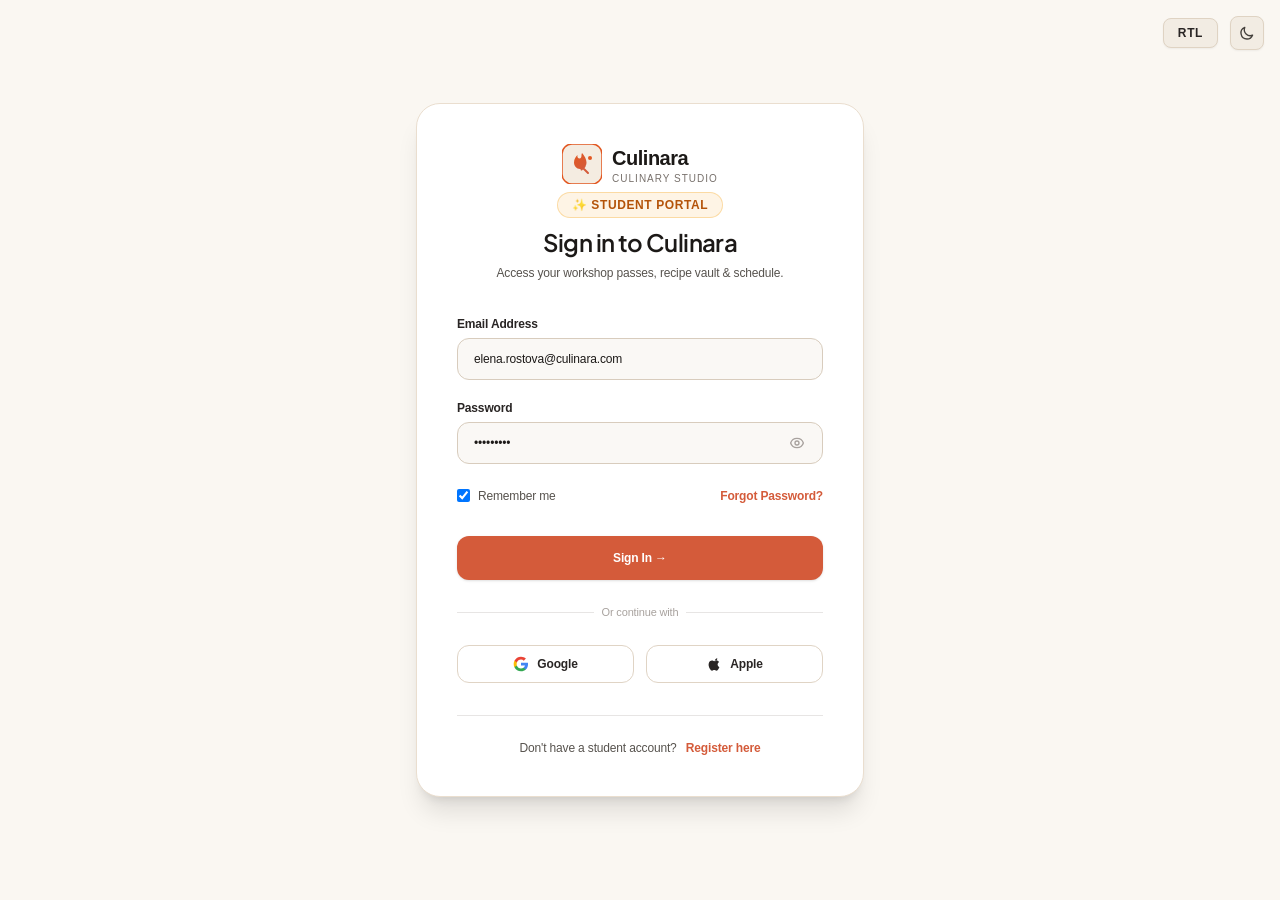
<file: auth.html>
<!doctype html>
<html lang="en" class="light">
<head>
  <meta charset="UTF-8" />
  <meta name="viewport" content="width=device-width, initial-scale=1.0" />
  <title>Culinara | Student Login & Sign Up</title>
  <meta name="description" content="Sign in or register for your Culinara student account." />

  <script>
    (function () {
      var theme = localStorage.getItem('culinara_theme') || 'light';
      if (theme === 'dark') {
        document.documentElement.classList.add('dark');
        document.documentElement.classList.remove('light');
      } else {
        document.documentElement.classList.remove('dark');
        document.documentElement.classList.add('light');
      }
    })();
  </script>

  <link rel="icon" type="image/svg+xml" href="assets/images/favicon.svg" />
  <link rel="apple-touch-icon" href="assets/images/favicon.svg" />

  <link rel="preconnect" href="https://fonts.googleapis.com">
  <link rel="preconnect" href="https://fonts.gstatic.com" crossorigin>
  <link href="https://fonts.googleapis.com/css2?family=Plus+Jakarta+Sans:ital,wght@0,300;0,400;0,500;0,580;0,600;1,400&display=swap" rel="stylesheet">

  <link rel="stylesheet" href="assets/css/style.css" />
  <link rel="stylesheet" href="assets/css/dark-mode.css" />
  <link rel="stylesheet" href="assets/css/rtl.css" />

  <style>
    /* Password Eye Button pinned cleanly to right side (left side in RTL) */
    .auth-pass-wrapper {
      position: relative;
      width: 100%;
    }

    .auth-pass-input {
      width: 100%;
      padding-left: 16px !important;
      padding-right: 48px !important;
    }

    .auth-pass-eye-btn {
      position: absolute !important;
      right: 12px !important;
      top: 50% !important;
      transform: translateY(-50%) !important;
      z-index: 20 !important;
      background: transparent;
      border: none;
      display: flex;
      align-items: center;
      justify-content: center;
    }

    /* Far Top-Right in LTR mode, Far Top-Left in RTL mode with 1rem (16px) margin, scrolling with page */
    .auth-page-toggles {
      position: absolute;
      top: 1rem;
      right: 1rem;
      display: flex;
      align-items: center;
      gap: 0.75rem;
      z-index: 50;
    }

    html[dir="rtl"] .auth-pass-input {
      padding-left: 48px !important;
      padding-right: 16px !important;
    }

    html[dir="rtl"] .auth-pass-eye-btn {
      right: auto !important;
      left: 12px !important;
    }

    html[dir="rtl"] .auth-page-toggles {
      right: auto !important;
      left: 1rem !important;
    }
  </style>
</head>

<body class="min-h-screen flex flex-col justify-between font-sans transition-colors duration-200 bg-[#FAF7F2] text-[#2C2723] dark:bg-[#121110] dark:text-[#EDE8E1] relative">

  <!-- TOGGLES AT FAR TOP-RIGHT (FAR TOP-LEFT IN RTL) WITH 1REM SPACE, SCROLLS WITH PAGE -->
  <div class="auth-page-toggles">
    <button id="header-rtl-toggle-btn" class="px-3.5 py-1.5 text-xs font-semibold uppercase tracking-wider rounded-lg border bg-[#F2ECE3] border-[#DFD3C3] text-stone-800 dark:bg-[#221E1B] dark:border-[#38302A] dark:text-amber-400 cursor-pointer shadow-xs">
      RTL
    </button>
    <button id="header-theme-toggle-btn" class="flex items-center justify-center p-2 text-xs font-semibold tracking-wider rounded-lg border bg-[#F2ECE3] border-[#DFD3C3] text-stone-800 dark:bg-[#221E1B] dark:border-[#38302A] dark:text-amber-400 cursor-pointer shadow-xs" aria-label="Toggle Theme">
      <svg class="w-4 h-4 dark:hidden" fill="none" stroke="currentColor" viewBox="0 0 24 24">
        <path stroke-linecap="round" stroke-linejoin="round" stroke-width="2" d="M20.354 15.354A9 9 0 018.646 3.646 9.003 9.003 0 0012 21a9.003 9.003 0 008.354-5.646z"></path>
      </svg>
      <svg class="w-4 h-4 hidden dark:block" fill="none" stroke="currentColor" viewBox="0 0 24 24">
        <path stroke-linecap="round" stroke-linejoin="round" stroke-width="2" d="M12 3v1m0 16v1m9-9h-1M4 12H3m15.364 6.364l-.707-.707M6.343 6.343l-.707-.707m12.728 0l-.707.707M6.343 17.657l-.707.707M16 12a4 4 0 11-8 0 4 4 0 018 0z"></path>
      </svg>
    </button>
  </div>

  <!-- MAIN CENTERED CONTENT CONTAINER -->
  <main class="flex-1 flex flex-col items-center justify-center p-4 py-16 sm:py-20">
    <div class="w-full max-w-md">

      <!-- AUTH FORM CONTAINER -->
      <div class="p-8 sm:p-10 rounded-3xl border bg-white border-[#EADECF] dark:bg-[#161412] dark:border-[#332D27] shadow-xl">

        <!-- COMPANY LOGO INSIDE FORM -->
        <div class="text-center mb-8">
                <!-- BRAND LOGO -->
      <a href="index.html" class="inline-flex items-center gap-2.5 focus:outline-none text-left">
        <svg width="40" height="40" viewBox="0 0 40 40" fill="none" xmlns="http://www.w3.org/2000/svg"
          class="flex-shrink-0">
          <rect width="40" height="40" rx="10"
            class="fill-[#F4ECE1] dark:fill-[#231F1C] stroke-[#E25822] dark:stroke-[#E5A952]" stroke-width="1.5" />
          <path
            d="M20 9C20 9 24.5 13.5 24.5 18.5C24.5 22.5 21.5 25 18 25C14.5 25 12 22 12 18.5C12 15 14 12.5 15.5 11C15 13 16 14.5 17.5 14.5C19 14.5 19.5 13 19.5 11C19.5 10 20 9 20 9Z"
            fill="url(#flame_grad_hdr)" />
          <path d="M26 29L21 24M21 24L22.5 22.5M21 24L19.5 25.5" class="stroke-[#D45B3A] dark:stroke-[#E5A952]"
            stroke-width="2" stroke-linecap="round" />
          <circle cx="28" cy="14" r="2" class="fill-[#E25822] dark:fill-[#FF6B35]" />
          <defs>
            <linearGradient id="flame_grad_hdr" x1="12" y1="9" x2="25" y2="25" gradientUnits="userSpaceOnUse">
              <stop class="stop-color-[#E25822] dark:stop-color-[#FF6B35]" stop-color="#E25822" />
              <stop offset="1" class="stop-color-[#D45B3A] dark:stop-color-[#E5A952]" stop-color="#D45B3A" />
            </linearGradient>
          </defs>
        </svg>
        <div class="flex flex-col leading-none">
          <span class="text-xl tracking-tight font-semibold text-stone-900 dark:text-white"
            style="font-weight: 580;">Culinara</span>
          <span
            class="text-[10px] tracking-widest uppercase font-medium mt-0.5 text-stone-500 dark:text-amber-400/90">CULINARY
            STUDIO</span>
        </div>
      </a>

          <div class="block">
            <span class="inline-flex items-center gap-1.5 px-3.5 py-1 rounded-full bg-amber-500/10 border border-amber-500/30 text-amber-700 dark:text-amber-400 text-xs font-semibold uppercase tracking-wider mb-2">
              ✨ Student Portal
            </span>
            <h1 id="auth-title" class="text-2xl font-semibold text-stone-900 dark:text-stone-100">
              Sign in to Culinara
            </h1>
            <p id="auth-subtitle" class="text-xs text-stone-600 dark:text-stone-400 mt-1.5 leading-relaxed">
              Access your workshop passes, recipe vault & schedule.
            </p>
          </div>
        </div>

        <!-- LOGIN / SIGNUP FORM -->
        <form id="login-form" class="space-y-5" onsubmit="event.preventDefault(); handleAuthSubmit();">
          <!-- Full Name (Sign Up only) -->
          <div id="name-field-group" class="hidden">
            <label class="block text-xs font-semibold text-stone-800 dark:text-stone-200 mb-1.5">Full Name</label>
            <input type="text" id="auth-name-input" placeholder="Elena Rostova" class="w-full px-4 py-3 text-xs rounded-xl border bg-[#FAF8F5] border-[#D8CCBD] text-stone-900 dark:bg-[#1F1C18] dark:border-[#38312B] dark:text-stone-100 focus:outline-none focus:border-[#D45B3A] dark:focus:border-amber-400 transition-colors" />
          </div>

          <!-- Email Address -->
          <div>
            <label class="block text-xs font-semibold text-stone-800 dark:text-stone-200 mb-1.5">Email Address</label>
            <input type="email" required id="auth-email-input" value="elena.rostova@culinara.com" placeholder="elena@example.com" class="w-full px-4 py-3 text-xs rounded-xl border bg-[#FAF8F5] border-[#D8CCBD] text-stone-900 dark:bg-[#1F1C18] dark:border-[#38312B] dark:text-stone-100 focus:outline-none focus:border-[#D45B3A] dark:focus:border-amber-400 transition-colors" />
          </div>

          <!-- Password with Fixed Eye Toggle Position -->
          <div>
            <label class="block text-xs font-semibold text-stone-800 dark:text-stone-200 mb-1.5">Password</label>
            <div class="auth-pass-wrapper">
              <input type="password" required id="auth-password-input" value="123456789" placeholder="••••••••••••" class="auth-pass-input py-3 text-xs rounded-xl border bg-[#FAF8F5] border-[#D8CCBD] text-stone-900 dark:bg-[#1F1C18] dark:border-[#38312B] dark:text-stone-100 focus:outline-none focus:border-[#D45B3A] dark:focus:border-amber-400 transition-colors" />
              <button type="button" onclick="togglePasswordVisibility('auth-password-input', 'pass-eye-icon')" class="auth-pass-eye-btn text-stone-400 hover:text-stone-600 dark:hover:text-stone-200 cursor-pointer p-1.5 focus:outline-none" aria-label="Toggle Password Visibility">
                <svg id="pass-eye-icon" class="w-4 h-4" fill="none" stroke="currentColor" viewBox="0 0 24 24">
                  <path stroke-linecap="round" stroke-linejoin="round" stroke-width="2" d="M15 12a3 3 0 11-6 0 3 3 0 016 0z" />
                  <path stroke-linecap="round" stroke-linejoin="round" stroke-width="2" d="M2.458 12C3.732 7.943 7.523 5 12 5c4.478 0 8.268 2.943 9.542 7-1.274 4.057-5.064 7-9.542 7-4.477 0-8.268-2.943-9.542-7z" />
                </svg>
              </button>
            </div>
          </div>

          <!-- Confirm Password Field (Sign Up only) -->
          <div id="confirm-password-group" class="hidden">
            <label class="block text-xs font-semibold text-stone-800 dark:text-stone-200 mb-1.5">Confirm Password</label>
            <div class="auth-pass-wrapper">
              <input type="password" id="auth-confirm-password-input" placeholder="••••••••••••" class="auth-pass-input py-3 text-xs rounded-xl border bg-[#FAF8F5] border-[#D8CCBD] text-stone-900 dark:bg-[#1F1C18] dark:border-[#38312B] dark:text-stone-100 focus:outline-none focus:border-[#D45B3A] dark:focus:border-amber-400 transition-colors" />
              <button type="button" onclick="togglePasswordVisibility('auth-confirm-password-input', 'confirm-pass-eye-icon')" class="auth-pass-eye-btn text-stone-400 hover:text-stone-600 dark:hover:text-stone-200 cursor-pointer p-1.5 focus:outline-none" aria-label="Toggle Confirm Password Visibility">
                <svg id="confirm-pass-eye-icon" class="w-4 h-4" fill="none" stroke="currentColor" viewBox="0 0 24 24">
                  <path stroke-linecap="round" stroke-linejoin="round" stroke-width="2" d="M15 12a3 3 0 11-6 0 3 3 0 016 0z" />
                  <path stroke-linecap="round" stroke-linejoin="round" stroke-width="2" d="M2.458 12C3.732 7.943 7.523 5 12 5c4.478 0 8.268 2.943 9.542 7-1.274 4.057-5.064 7-9.542 7-4.477 0-8.268-2.943-9.542-7z" />
                </svg>
              </button>
            </div>
          </div>

          <!-- Remember Me & Forgot Password (Sign In only) -->
          <div id="remember-forgot-group" class="flex items-center justify-between text-xs pt-1">
            <label class="flex items-center gap-2 cursor-pointer text-stone-600 dark:text-stone-400">
              <input type="checkbox" checked class="rounded border-stone-300 text-[#D45B3A] focus:ring-0 cursor-pointer" />
              <span>Remember me</span>
            </label>
            <button type="button" onclick="showToast('Password reset link sent to your email!', 'info')" class="text-[#D45B3A] dark:text-amber-400 font-semibold hover:underline cursor-pointer">
              Forgot Password?
            </button>
          </div>

          <!-- Terms and Conditions Checkbox (Sign Up only) -->
          <div id="terms-group" class="hidden text-xs pt-1">
            <label class="flex items-start gap-2.5 cursor-pointer text-stone-600 dark:text-stone-400">
              <input type="checkbox" id="terms-checkbox" class="mt-0.5 rounded border-stone-300 text-[#D45B3A] focus:ring-0 cursor-pointer" />
              <span class="leading-relaxed">I agree to the <a href="#" class="text-[#D45B3A] dark:text-amber-400 font-semibold underline">Terms of Service</a> & <a href="#" class="text-[#D45B3A] dark:text-amber-400 font-semibold underline">Privacy Policy</a></span>
            </label>
          </div>

          <!-- Primary Submit Button -->
          <button type="submit" id="auth-submit-btn" class="w-full py-3.5 px-4 rounded-xl font-bold text-xs transition-all shadow-sm bg-[#D45B3A] text-white hover:bg-[#C04929] dark:bg-gradient-to-r dark:from-[#FF6B35] dark:to-[#E5A952] dark:text-stone-950 mt-3 cursor-pointer">
            Sign In →
          </button>
        </form>

        <!-- SOCIAL LOGINS: GOOGLE & APPLE -->
        <div class="my-6 flex items-center gap-2 text-[11px] text-stone-400">
          <div class="flex-1 h-px bg-stone-200 dark:bg-stone-800"></div>
          <span id="social-divider-text">Or continue with</span>
          <div class="flex-1 h-px bg-stone-200 dark:bg-stone-800"></div>
        </div>

        <div class="grid grid-cols-2 gap-3">
          <!-- Google Login Button -->
          <button onclick="showToast('Redirecting to Google Sign-In...', 'info'); setTimeout(()=> window.location.href='dashboard.html', 800);" class="py-2.5 px-3 rounded-xl border flex items-center justify-center gap-2 text-xs font-semibold transition-colors cursor-pointer bg-white border-[#E0D4C5] text-stone-800 hover:bg-[#FAF6F0] dark:bg-[#1F1C18] dark:border-[#38312B] dark:text-stone-200 dark:hover:border-amber-500">
            <svg class="w-4 h-4 flex-shrink-0" viewBox="0 0 24 24">
              <path fill="#4285F4" d="M22.56 12.25c0-.78-.07-1.53-.2-2.25H12v4.26h5.92c-.26 1.37-1.04 2.53-2.21 3.31v2.77h3.57c2.08-1.92 3.28-4.74 3.28-8.09z" />
              <path fill="#34A853" d="M12 23c2.97 0 5.46-.98 7.28-2.66l-3.57-2.77c-.98.66-2.23 1.06-3.71 1.06-2.86 0-5.29-1.93-6.16-4.53H2.18v2.84C3.99 20.53 7.7 23 12 23z" />
              <path fill="#FBBC05" d="M5.84 14.09c-.22-.66-.35-1.36-.35-2.09s.13-1.43.35-2.09V7.06H2.18C1.43 8.55 1 10.22 1 12s.43 3.45 1.18 4.94l2.85-2.22.81-.63z" />
              <path fill="#EA4335" d="M12 5.38c1.62 0 3.06.56 4.21 1.64l3.15-3.15C17.45 2.09 14.97 1 12 1 7.7 1 3.99 3.47 2.18 7.06l3.66 2.84c.87-2.6 3.3-4.52 6.16-4.52z" />
            </svg>
            <span>Google</span>
          </button>

          <!-- Apple Login Button -->
          <button onclick="showToast('Redirecting to Apple ID...', 'info'); setTimeout(()=> window.location.href='dashboard.html', 800);" class="py-2.5 px-3 rounded-xl border flex items-center justify-center gap-2 text-xs font-semibold transition-colors cursor-pointer bg-white border-[#E0D4C5] text-stone-800 hover:bg-[#FAF6F0] dark:bg-[#1F1C18] dark:border-[#38312B] dark:text-stone-200 dark:hover:border-amber-500">
            <svg class="w-4 h-4 flex-shrink-0 fill-current" viewBox="0 0 24 24">
              <path d="M18.71 19.5c-.83 1.24-1.71 2.45-3.05 2.47-1.34.03-1.77-.79-3.29-.79-1.53 0-2 .77-3.27.82-1.31.05-2.3-1.32-3.14-2.53C4.25 17 2.94 12.45 4.7 9.39c.87-1.52 2.43-2.48 4.12-2.51 1.28-.02 2.5.87 3.29.87.78 0 2.26-1.07 3.81-.91.65.03 2.47.26 3.64 1.98-.09.06-2.17 1.28-2.15 3.81.03 3.02 2.65 4.03 2.68 4.04-.03.07-.42 1.44-1.38 2.83M15.97 6.36c.64-.78 1.08-1.85.96-2.92-.93.04-2.06.62-2.73 1.4-.59.69-1.11 1.79-.97 2.86 1.05.08 2.1-.56 2.74-1.34z" />
            </svg>
            <span>Apple</span>
          </button>
        </div>

        <!-- TOGGLE BETWEEN LOGIN AND REGISTER -->
        <div class="mt-8 pt-6 border-t border-stone-200 dark:border-stone-800 text-center">
          <p class="text-xs text-stone-600 dark:text-stone-400">
            <span id="auth-toggle-msg">Don't have a student account?</span>
            <button type="button" id="auth-toggle-btn" class="ml-1.5 font-semibold text-[#D45B3A] dark:text-amber-400 hover:underline cursor-pointer">Register here</button>
          </p>
        </div>

      </div>
    </div>
  </main>

  <div id="toast-container" class="fixed bottom-5 right-5 z-50 flex flex-col gap-2 max-w-sm w-full pointer-events-none"></div>

  <script src="assets/js/main.js"></script>
  <script>
    var toggleBtn = document.getElementById('auth-toggle-btn');
    var isLoginMode = true;

    // Password visibility toggle function
    function togglePasswordVisibility(inputId, iconId) {
      var input = document.getElementById(inputId);
      var icon = document.getElementById(iconId);
      if (!input || !icon) return;

      if (input.type === 'password') {
        input.type = 'text';
        icon.innerHTML = '<path stroke-linecap="round" stroke-linejoin="round" stroke-width="2" d="M13.875 18.825A10.05 10.05 0 0112 19c-4.478 0-8.268-2.943-9.543-7a9.97 9.97 0 011.563-3.029m5.858-5.908a10.025 10.025 0 0110.222 1.937M15 12a3 3 0 11-6 0 3 3 0 016 0zm6 3l-18-18" />';
      } else {
        input.type = 'password';
        icon.innerHTML = '<path stroke-linecap="round" stroke-linejoin="round" stroke-width="2" d="M15 12a3 3 0 11-6 0 3 3 0 016 0z" /><path stroke-linecap="round" stroke-linejoin="round" stroke-width="2" d="M2.458 12C3.732 7.943 7.523 5 12 5c4.478 0 8.268 2.943 9.542 7-1.274 4.057-5.064 7-9.542 7-4.477 0-8.268-2.943-9.542-7z" />';
      }
    }

    // Handle Form Submit
    function handleAuthSubmit() {
      if (!isLoginMode) {
        var pass = document.getElementById('auth-password-input').value;
        var confirmPass = document.getElementById('auth-confirm-password-input').value;
        var terms = document.getElementById('terms-checkbox');

        if (pass !== confirmPass) {
          showToast('Passwords do not match.', 'error');
          return;
        }
        if (terms && !terms.checked) {
          showToast('Please agree to the Terms of Service.', 'error');
          return;
        }
        showToast('Account created successfully! Welcome to Culinara.', 'success');
      } else {
        showToast('Welcome back to Culinara Student Portal!', 'success');
      }

      setTimeout(function () {
        window.location.href = 'dashboard.html';
      }, 800);
    }

    // Mode Toggle (Sign In vs Register) + Smooth Scroll to Top
    if (toggleBtn) {
      toggleBtn.addEventListener('click', function () {
        isLoginMode = !isLoginMode;

        // Headers & Buttons
        document.getElementById('auth-title').textContent = isLoginMode ? 'Sign in to Culinara' : 'Create Student Account';
        document.getElementById('auth-subtitle').textContent = isLoginMode ? 'Access your workshop passes, recipe vault & schedule.' : 'Join our guild of home cooks and culinary masters.';
        document.getElementById('auth-submit-btn').textContent = isLoginMode ? 'Sign In →' : 'Create Account →';
        document.getElementById('auth-toggle-msg').textContent = isLoginMode ? "Don't have a student account?" : 'Already have an account?';
        document.getElementById('social-divider-text').textContent = isLoginMode ? "Or continue with" : "Or sign up with";
        toggleBtn.textContent = isLoginMode ? 'Register here' : 'Sign in';

        // Group Toggles
        var nameGroup = document.getElementById('name-field-group');
        var confirmPassGroup = document.getElementById('confirm-password-group');
        var rememberForgotGroup = document.getElementById('remember-forgot-group');
        var termsGroup = document.getElementById('terms-group');

        if (isLoginMode) {
          if (nameGroup) nameGroup.classList.add('hidden');
          if (confirmPassGroup) confirmPassGroup.classList.add('hidden');
          if (rememberForgotGroup) rememberForgotGroup.classList.remove('hidden');
          if (termsGroup) termsGroup.classList.add('hidden');
        } else {
          if (nameGroup) nameGroup.classList.remove('hidden');
          if (confirmPassGroup) confirmPassGroup.classList.remove('hidden');
          if (rememberForgotGroup) rememberForgotGroup.classList.add('hidden');
          if (termsGroup) termsGroup.classList.remove('hidden');
        }

        // Smooth scroll to top when toggling between Sign In and Sign Up
        window.scrollTo({ top: 0, behavior: 'smooth' });
      });
    }
  </script>
</body>
</html>
</file>
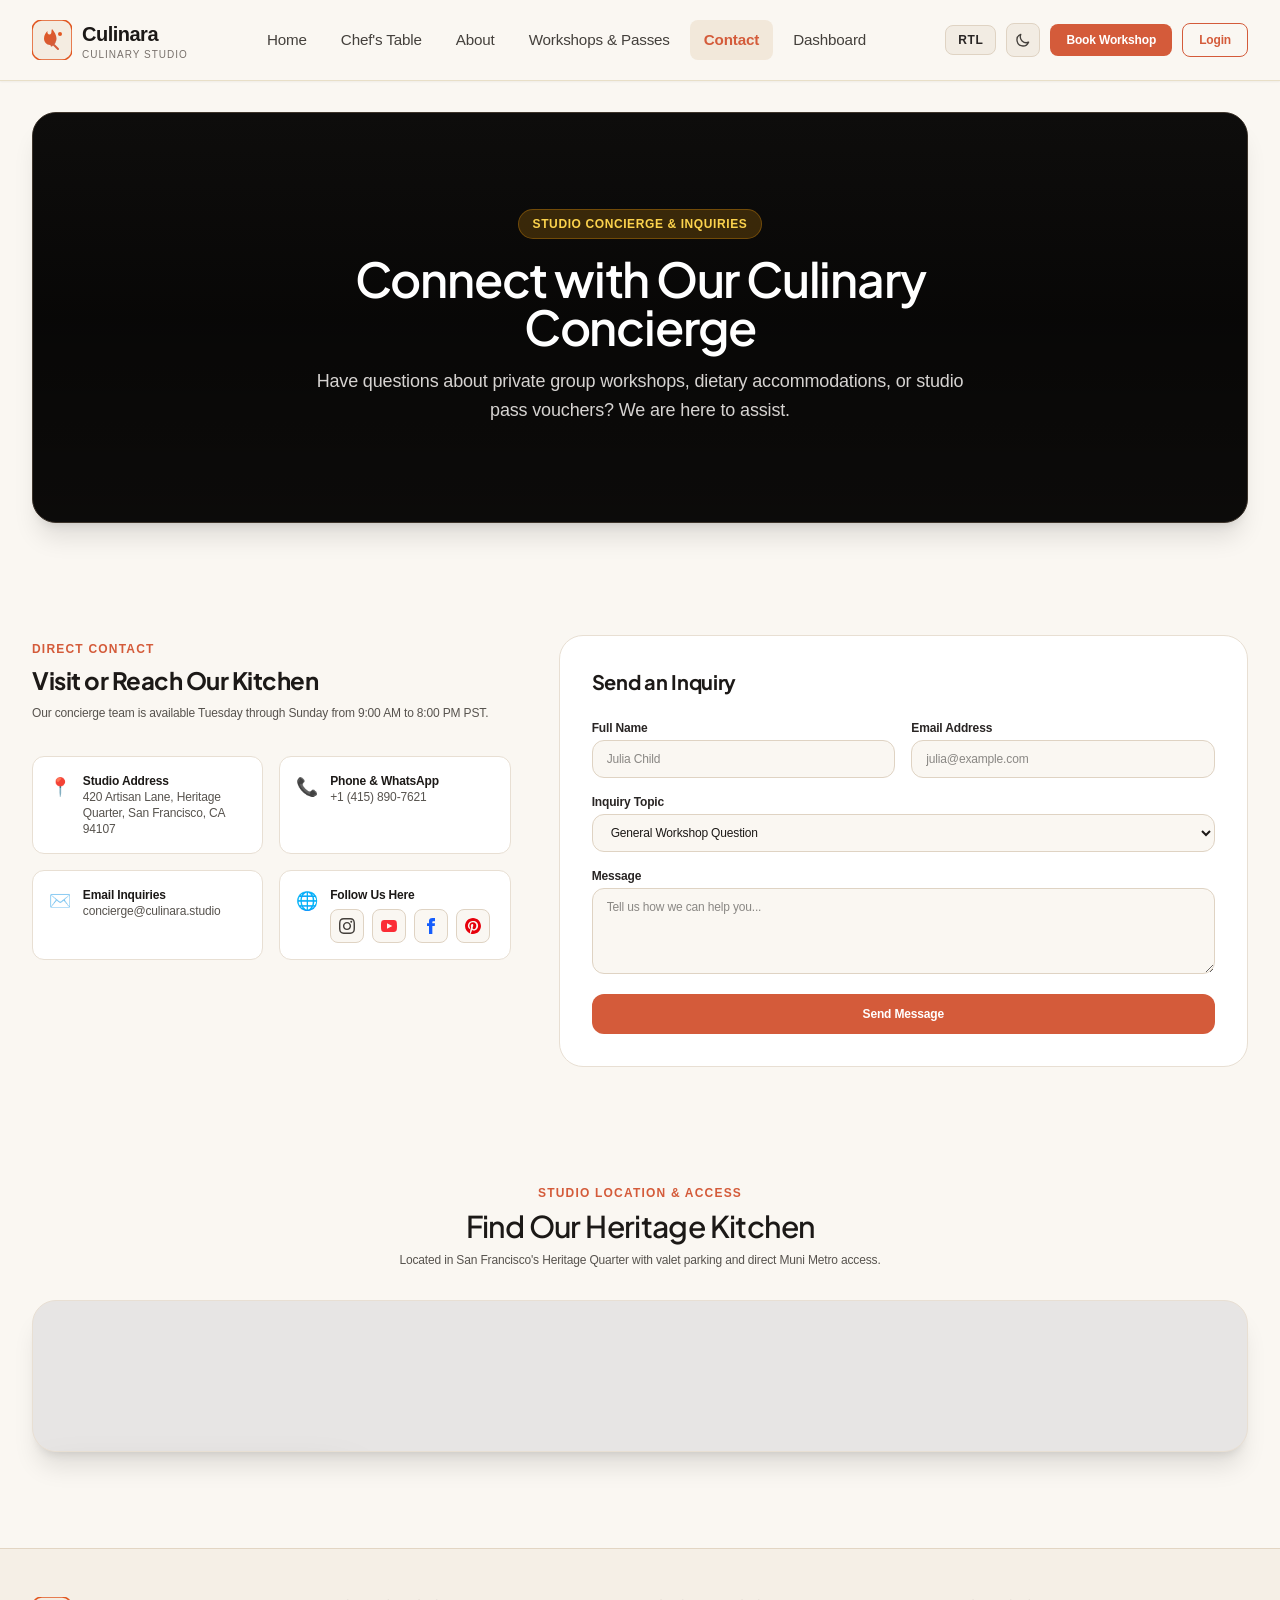
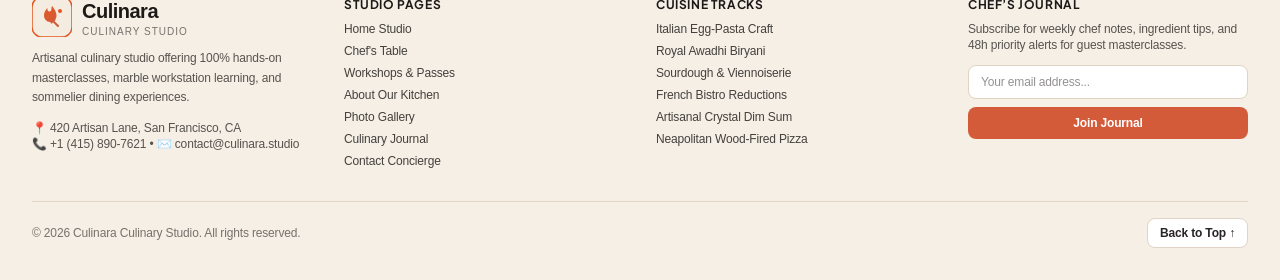
<file: contact.html>
<!doctype html>
<html lang="en" class="light">
  <head>
    <meta charset="UTF-8" />
    <meta name="viewport" content="width=device-width, initial-scale=1.0" />
    <title>Culinara | Contact Concierge & Private Events</title>
    <meta name="description" content="Get in touch with Culinara concierge for workstation reservations, corporate team workshops, and private Chef's Table bookings." />
    
    <script>
      (function() {
        var theme = localStorage.getItem('culinara_theme') || 'light';
        if (theme === 'dark') {
          document.documentElement.classList.add('dark');
          document.documentElement.classList.remove('light');
        } else {
          document.documentElement.classList.remove('dark');
          document.documentElement.classList.add('light');
        }
      })();
    </script>

    <link rel="icon" type="image/svg+xml" href="assets/images/favicon.svg" />
    <link rel="apple-touch-icon" href="assets/images/favicon.svg" />

    <link rel="preconnect" href="https://fonts.googleapis.com">
    <link rel="preconnect" href="https://fonts.gstatic.com" crossorigin>
    <link href="https://fonts.googleapis.com/css2?family=Plus+Jakarta+Sans:ital,wght@0,300;0,400;0,500;0,580;0,600;1,400&display=swap" rel="stylesheet">
    
    <link rel="stylesheet" href="assets/css/style.css" />
    <link rel="stylesheet" href="assets/css/dark-mode.css" />
    <link rel="stylesheet" href="assets/css/rtl.css" />
  </head>
  <body class="min-h-screen flex flex-col font-sans transition-colors duration-200 bg-[#FAF7F2] text-[#2C2723] dark:bg-[#121110] dark:text-[#EDE8E1]">
    
    <!-- STICKY HEADER -->
    <header id="main-sticky-header" class="fixed top-0 left-0 right-0 z-40 bg-[#FAF7F2] border-b border-[#E8DFC8] dark:bg-[#121110] dark:border-[#2A2622] shadow-xs transition-all duration-200">
      <div class="max-w-7xl mx-auto px-4 sm:px-6 lg:px-8 h-20 flex items-center justify-between">
        
        <!-- BRAND LOGO -->
        <a href="index.html" class="inline-flex items-center gap-2.5 focus:outline-none text-left">
          <svg width="40" height="40" viewBox="0 0 40 40" fill="none" xmlns="http://www.w3.org/2000/svg"
            class="flex-shrink-0">
            <rect width="40" height="40" rx="10"
              class="fill-[#F4ECE1] dark:fill-[#231F1C] stroke-[#E25822] dark:stroke-[#E5A952]" stroke-width="1.5" />
            <path
              d="M20 9C20 9 24.5 13.5 24.5 18.5C24.5 22.5 21.5 25 18 25C14.5 25 12 22 12 18.5C12 15 14 12.5 15.5 11C15 13 16 14.5 17.5 14.5C19 14.5 19.5 13 19.5 11C19.5 10 20 9 20 9Z"
              fill="url(#flame_grad_hdr)" />
            <path d="M26 29L21 24M21 24L22.5 22.5M21 24L19.5 25.5" class="stroke-[#D45B3A] dark:stroke-[#E5A952]"
              stroke-width="2" stroke-linecap="round" />
            <circle cx="28" cy="14" r="2" class="fill-[#E25822] dark:fill-[#FF6B35]" />
            <defs>
              <linearGradient id="flame_grad_hdr" x1="12" y1="9" x2="25" y2="25" gradientUnits="userSpaceOnUse">
                <stop class="stop-color-[#E25822] dark:stop-color-[#FF6B35]" stop-color="#E25822" />
                <stop offset="1" class="stop-color-[#D45B3A] dark:stop-color-[#E5A952]" stop-color="#D45B3A" />
              </linearGradient>
            </defs>
          </svg>
          <div class="flex flex-col leading-none">
            <span class="text-xl tracking-tight font-semibold text-stone-900 dark:text-white"
              style="font-weight: 580;">Culinara</span>
            <span
              class="text-[10px] tracking-widest uppercase font-medium mt-0.5 text-stone-500 dark:text-amber-400/90">CULINARY
              STUDIO</span>
          </div>
        </a>

        <!-- DESKTOP NAVIGATION (>= 1100px) -->
        <nav class="hidden min-[1100px]:flex items-center gap-1.5 lg:gap-2 text-[0.95rem]">
          <a href="index.html" class="px-3.5 py-2 rounded-lg font-medium text-stone-700 hover:bg-stone-200/60 dark:text-stone-300 dark:hover:bg-stone-800/60">Home</a><a href="home-2.html" class="px-3.5 py-2 rounded-lg font-medium text-stone-700 hover:bg-stone-200/60 dark:text-stone-300 dark:hover:bg-stone-800/60">Chef's Table</a><a href="about.html" class="px-3.5 py-2 rounded-lg font-medium text-stone-700 hover:bg-stone-200/60 dark:text-stone-300 dark:hover:bg-stone-800/60">About</a><a href="services.html" class="px-3.5 py-2 rounded-lg font-medium text-stone-700 hover:bg-stone-200/60 dark:text-stone-300 dark:hover:bg-stone-800/60">Workshops & Passes</a><a href="contact.html" class="px-3.5 py-2 rounded-lg font-semibold bg-[#F2E8DA] text-[#D45B3A] dark:bg-[#2A241F] dark:text-amber-400">Contact</a><a href="dashboard.html" class="px-3.5 py-2 rounded-lg font-medium text-stone-700 hover:bg-stone-200/60 dark:text-stone-300 dark:hover:bg-stone-800/60">Dashboard</a>
        </nav>

        <!-- DESKTOP RIGHT ACTIONS (>= 1100px) -->
        <div class="hidden min-[1100px]:flex items-center gap-2.5">
          <button id="header-rtl-toggle-btn" class="px-3 py-1.5 text-xs font-semibold uppercase tracking-wider rounded-lg border bg-[#F2ECE3] border-[#DFD3C3] text-stone-800 dark:bg-[#221E1B] dark:border-[#38302A] dark:text-amber-400 cursor-pointer">RTL</button>
          <button id="header-theme-toggle-btn" class="flex items-center justify-center p-2 text-xs font-semibold tracking-wider rounded-lg border bg-[#F2ECE3] border-[#DFD3C3] text-stone-800 dark:bg-[#221E1B] dark:border-[#38302A] dark:text-amber-400 cursor-pointer" aria-label="Toggle Theme">
            <svg class="w-4 h-4 dark:hidden" fill="none" stroke="currentColor" viewBox="0 0 24 24"><path stroke-linecap="round" stroke-linejoin="round" stroke-width="2" d="M20.354 15.354A9 9 0 018.646 3.646 9.003 9.003 0 0012 21a9.003 9.003 0 008.354-5.646z"></path></svg>
            <svg class="w-4 h-4 hidden dark:block" fill="none" stroke="currentColor" viewBox="0 0 24 24"><path stroke-linecap="round" stroke-linejoin="round" stroke-width="2" d="M12 3v1m0 16v1m9-9h-1M4 12H3m15.364 6.364l-.707-.707M6.343 6.343l-.707-.707m12.728 0l-.707.707M6.343 17.657l-.707.707M16 12a4 4 0 11-8 0 4 4 0 018 0z"></path></svg>
          </button>
          <button onclick="openBookingModal()" class="px-4 py-2 text-xs font-semibold rounded-lg bg-[#D45B3A] text-white dark:bg-gradient-to-r dark:from-[#FF6B35] dark:to-[#E5A952] dark:text-stone-950 cursor-pointer">Book Workshop</button>
          <a href="auth.html" class="px-4 py-2 text-xs font-semibold rounded-lg border border-[#D45B3A] text-[#D45B3A] dark:border-amber-400 dark:text-amber-400 hover:bg-[#D45B3A] hover:text-white dark:hover:bg-amber-400 dark:hover:text-stone-950 transition-colors">Login</a>
          
        </div>

        <!-- TABLET & MOBILE CONTROLS (< 1100px) -->
        <div class="flex items-center min-[1100px]:hidden">
          <button id="mobile-hamburger-toggle-btn" class="p-2 rounded-lg border bg-[#F2ECE3] border-[#DFD3C3] text-stone-800 dark:bg-[#221E1B] dark:border-[#38302A] dark:text-amber-400 cursor-pointer" aria-label="Open Navigation Menu">
            <svg class="w-6 h-6" fill="none" stroke="currentColor" viewBox="0 0 24 24">
              <path stroke-linecap="round" stroke-linejoin="round" stroke-width="2" d="M4 6h16M4 12h16M4 18h16" />
            </svg>
          </button>
        </div>

      </div>
    </header>

    <!-- OFFCANVAS SIDEBAR BACKDROP -->
    <div id="sidebar-backdrop" class="hidden fixed inset-0 z-50 bg-black/60 backdrop-blur-xs transition-opacity duration-300"></div>

    <!-- RESPONSIVE OFFCANVAS SIDEBAR DRAWER (MAIN DESKTOP & MOBILE VIEWS) -->
    <div id="mobile-fullscreen-menu"
      class="hidden fixed top-0 right-0 z-50 h-full w-full sm:w-[420px] bg-[#FAF7F2] dark:bg-[#121110] border-l border-[#E5D7C5] dark:border-[#332D27] flex flex-col justify-between p-6 sm:p-7 overflow-y-auto shadow-2xl">
      <div>
        <!-- DRAWER TOP BAR -->
        <div class="flex items-center justify-between pb-4 border-b border-[#E5D7C5] dark:border-[#332D27]">
          <div class="flex items-center gap-2">
            <svg width="28" height="28" viewBox="0 0 40 40" fill="none" xmlns="http://www.w3.org/2000/svg" class="flex-shrink-0">
              <rect width="40" height="40" rx="10" class="fill-[#F4ECE1] dark:fill-[#231F1C] stroke-[#E25822] dark:stroke-[#E5A952]" stroke-width="1.5" />
              <path d="M20 9C20 9 24.5 13.5 24.5 18.5C24.5 22.5 21.5 25 18 25C14.5 25 12 22 12 18.5C12 15 14 12.5 15.5 11C15 13 16 14.5 17.5 14.5C19 14.5 19.5 13 19.5 11C19.5 10 20 9 20 9Z" fill="#D45B3A" />
              <circle cx="28" cy="14" r="2" class="fill-[#E25822] dark:fill-[#FF6B35]" />
            </svg>
            <span class="text-sm font-bold tracking-tight text-stone-900 dark:text-stone-100 uppercase">Culinara Studio</span>
          </div>
          <button id="sidebar-close-btn" onclick="closeStudioSidebar()"
            class="p-2 rounded-lg border bg-[#F2ECE3] border-[#DFD3C3] text-stone-800 dark:bg-[#221E1B] dark:border-[#38302A] dark:text-amber-400 cursor-pointer hover:bg-[#EAE2D5] dark:hover:bg-[#2A241F] transition-colors"
            aria-label="Close Sidebar">
            <svg class="w-5 h-5" fill="none" stroke="currentColor" viewBox="0 0 24 24">
              <path stroke-linecap="round" stroke-linejoin="round" stroke-width="2" d="M6 18L18 6M6 6l12 12"></path>
            </svg>
          </button>
        </div>

        <!-- MAIN NAVIGATION LINKS -->
      <nav class="flex flex-col gap-2 py-6 text-sm font-semibold">
          <a href="index.html"
            class="px-3.5 py-2.5 rounded-xl font-semibold text-stone-900 hover:bg-[#F2ECE3] dark:text-stone-100 dark:hover:bg-[#221E1B]">Home</a>
          <a href="home-2.html"
            class="px-3.5 py-2.5 rounded-xl font-semibold text-stone-900 hover:bg-[#F2ECE3] dark:text-stone-100 dark:hover:bg-[#221E1B]">Chef's Table</a>
          <a href="about.html"
            class="px-3.5 py-2.5 rounded-xl font-semibold text-stone-900 hover:bg-[#F2ECE3] dark:text-stone-100 dark:hover:bg-[#221E1B]">About</a>
          <a href="services.html"
            class="px-3.5 py-2.5 rounded-xl font-semibold text-stone-900 hover:bg-[#F2ECE3] dark:text-stone-100 dark:hover:bg-[#221E1B]">Workshops & Passes</a>
          <a href="gallery.html"
            class="px-3.5 py-2.5 rounded-xl font-semibold text-stone-900 hover:bg-[#F2ECE3] dark:text-stone-100 dark:hover:bg-[#221E1B]">Photo Gallery</a>
          <a href="blog.html"
            class="px-3.5 py-2.5 rounded-xl font-semibold text-stone-900 hover:bg-[#F2ECE3] dark:text-stone-100 dark:hover:bg-[#221E1B]">Culinary Journal</a>
          <a href="contact.html"
            class="px-3.5 py-2.5 rounded-xl font-bold bg-[#F2E8DA] text-[#D45B3A] dark:bg-[#2A241F] dark:text-amber-400">Contact Concierge</a>
          <a href="dashboard.html"
            class="px-3.5 py-2.5 rounded-xl font-semibold text-stone-900 hover:bg-[#F2ECE3] dark:text-stone-100 dark:hover:bg-[#221E1B]">Student Dashboard</a>
        </nav>
      </div>

      <!-- BOTTOM DRAWER ACTIONS & QUICK CONTROLS -->
      <div class="space-y-5 pt-6 border-t border-[#E5D7C5] dark:border-[#332D27]">
        <!-- QUICK OPTIONS (THEME & RTL TOGGLES PLACED BELOW MENUS NEAR BUTTONS) -->
        <div class="grid grid-cols-2 gap-2.5">
          <button id="mobile-theme-btn"
            class="flex items-center justify-center gap-2 px-3 py-2.5 rounded-xl border text-xs font-semibold bg-[#F2ECE3] border-[#DFD3C3] text-stone-800 dark:bg-[#221E1B] dark:border-[#38302A] dark:text-amber-400 cursor-pointer shadow-xs transition-colors"
            aria-label="Toggle Theme">
            <svg class="w-4 h-4 dark:hidden" fill="none" stroke="currentColor" viewBox="0 0 24 24">
              <path stroke-linecap="round" stroke-linejoin="round" stroke-width="2"
                d="M20.354 15.354A9 9 0 018.646 3.646 9.003 9.003 0 0012 21a9.003 9.003 0 008.354-5.646z"></path>
            </svg>
            <svg class="w-4 h-4 hidden dark:block text-amber-400" fill="none" stroke="currentColor" viewBox="0 0 24 24">
              <path stroke-linecap="round" stroke-linejoin="round" stroke-width="2"
                d="M12 3v1m0 16v1m9-9h-1M4 12H3m15.364 6.364l-.707-.707M6.343 6.343l-.707-.707m12.728 0l-.707.707M6.343 17.657l-.707.707M16 12a4 4 0 11-8 0 4 4 0 018 0z"></path>
            </svg>
            <span class="mobile-theme-label">Dark Theme</span>
          </button>
          <button id="mobile-rtl-btn"
            class="flex items-center justify-center gap-2 px-3 py-2.5 rounded-xl border text-xs font-semibold uppercase tracking-wider bg-[#F2ECE3] border-[#DFD3C3] text-stone-800 dark:bg-[#221E1B] dark:border-[#38302A] dark:text-amber-400 cursor-pointer shadow-xs transition-colors"
            aria-label="Toggle Direction">
            <svg class="w-4 h-4 fill="none" stroke="currentColor" viewBox="0 0 24 24">
              <path stroke-linecap="round" stroke-linejoin="round" stroke-width="2" d="M8 7h12m0 0l-4-4m4 4l-4 4m0 6H4m0 0l4 4m-4-4l4-4" />
            </svg>
            <span class="mobile-rtl-label">RTL Mode</span>
          </button>
        </div>

        <!-- ACTION BUTTONS -->
        <div class="space-y-3.5">
          <button onclick="closeStudioSidebar(); openBookingModal();" class="w-full py-3 text-sm font-semibold rounded-xl bg-[#D45B3A] text-white dark:bg-gradient-to-r dark:from-[#FF6B35] dark:to-[#E5A952] dark:text-stone-950 cursor-pointer shadow-sm">Book Workshop</button>
          <a href="auth.html" class="block w-full text-center py-3 text-sm font-semibold rounded-xl border border-[#D45B3A] text-[#D45B3A] dark:border-amber-400 dark:text-amber-400 font-semibold hover:bg-[#D45B3A] hover:text-white dark:hover:bg-amber-400 dark:hover:text-stone-950 transition-colors">Login to Student Portal</a>
        </div>
      </div>
    </div>

<main class="flex-1 w-full max-w-7xl mx-auto px-4 sm:px-6 lg:px-8 pt-24 md:pt-28">
      <div class="space-y-24 sm:space-y-28 pb-24">
        
        <!-- HERO BANNER -->
        <section id="contact-hero-banner" class="relative py-24 px-4 text-center rounded-3xl overflow-hidden border border-[#3D342B] bg-[#141210] text-white shadow-xl">
          <div class="absolute inset-0 bg-cover bg-center opacity-25" style="background-image: url('https://images.unsplash.com/photo-1556910103-1c02745aae4d?auto=format&fit=crop&w=1600&q=80');"></div>
          <div class="absolute inset-0 bg-gradient-to-t from-[#0E0D0C] via-black/60 to-black/40"></div>

          <div class="relative z-10 max-w-3xl mx-auto">
            <div class="inline-flex items-center gap-2 px-3.5 py-1.5 rounded-full bg-amber-500/20 text-amber-300 text-xs font-semibold uppercase tracking-wider mb-4 border border-amber-500/30">
              <span>Studio Concierge & Inquiries</span>
            </div>
            <h1 class="text-4xl sm:text-5xl text-white tracking-tight" style="font-weight: 580;">
              Connect with Our Culinary Concierge
            </h1>
            <p class="mt-4 text-base sm:text-lg text-stone-300 leading-relaxed max-w-2xl mx-auto font-normal">
              Have questions about private group workshops, dietary accommodations, or studio pass vouchers? We are here to assist.
            </p>
          </div>
        </section>

        <!-- FORM & INFO SECTION -->
        <section id="contact-form-section" class="max-w-7xl mx-auto">
          <div class="grid grid-cols-1 lg:grid-cols-12 gap-12">
            
            <!-- Left Info -->
            <div class="lg:col-span-5 space-y-8">
              <div>
                <span class="text-xs uppercase tracking-widest font-semibold text-[#D45B3A] dark:text-amber-400">Direct Contact</span>
                <h2 class="text-2xl font-bold text-stone-900 dark:text-stone-100 mt-1">Visit or Reach Our Kitchen</h2>
                <p class="text-xs text-stone-600 dark:text-stone-400 mt-2 leading-relaxed">Our concierge team is available Tuesday through Sunday from 9:00 AM to 8:00 PM PST.</p>
              </div>

              <div class="grid grid-cols-1 sm:grid-cols-2 lg:grid-cols-1 gap-4 text-xs">
                <div class="p-4 rounded-xl border flex items-start gap-3 bg-white border-[#E8DFD3] dark:bg-[#181614] dark:border-[#312B26]">
                  <span class="text-lg">📍</span>
                  <div>
                    <span class="font-bold text-stone-900 dark:text-stone-100 block">Studio Address</span>
                    <span class="text-stone-600 dark:text-stone-400">420 Artisan Lane, Heritage Quarter, San Francisco, CA 94107</span>
                  </div>
                </div>

                <div class="p-4 rounded-xl border flex items-start gap-3 bg-white border-[#E8DFD3] dark:bg-[#181614] dark:border-[#312B26]">
                  <span class="text-lg">📞</span>
                  <div>
                    <span class="font-bold text-stone-900 dark:text-stone-100 block">Phone & WhatsApp</span>
                    <span class="text-stone-600 dark:text-stone-400">+1 (415) 890-7621</span>
                  </div>
                </div>

                <div class="p-4 rounded-xl border flex items-start gap-3 bg-white border-[#E8DFD3] dark:bg-[#181614] dark:border-[#312B26]">
                  <span class="text-lg">✉️</span>
                  <div>
                    <span class="font-bold text-stone-900 dark:text-stone-100 block">Email Inquiries</span>
                    <span class="text-stone-600 dark:text-stone-400">concierge@culinara.studio</span>
                  </div>
                </div>

                <div class="p-4 rounded-xl border flex items-start gap-3 bg-white border-[#E8DFD3] dark:bg-[#181614] dark:border-[#312B26]">
                  <span class="text-lg">🌐</span>
                  <div>
                    <span class="font-bold text-stone-900 dark:text-stone-100 block mb-1.5">Follow Us Here</span>
                    <div class="flex items-center gap-2">
                      <a href="https://instagram.com" target="_blank" rel="noopener" aria-label="Instagram" class="p-2 rounded-lg border bg-[#FAF7F2] border-[#DFD3C3] text-stone-700 hover:text-[#D45B3A] hover:border-[#D45B3A] dark:bg-[#1E1B18] dark:border-[#38312B] dark:text-stone-300 dark:hover:text-amber-400 dark:hover:border-amber-400 transition-all">
                        <svg class="w-4 h-4 text-pink-500 fill-current" viewBox="0 0 24 24"><path d="M12 2.163c3.204 0 3.584.012 4.85.07 3.252.148 4.771 1.691 4.919 4.919.058 1.265.069 1.645.069 4.849 0 3.205-.012 3.584-.069 4.849-.149 3.225-1.664 4.771-4.919 4.919-1.266.058-1.644.07-4.85.07-3.204 0-3.584-.012-4.849-.07-3.26-.149-4.771-1.699-4.919-4.92-.058-1.265-.07-1.644-.07-4.849 0-3.204.013-3.583.07-4.849.149-3.227 1.664-4.771 4.919-4.919 1.266-.057 1.645-.069 4.849-.069zm0-2.163c-3.259 0-3.667.014-4.947.072-4.358.2-6.78 2.618-6.98 6.98-.059 1.281-.073 1.689-.073 4.948 0 3.259.014 3.668.072 4.948.2 4.358 2.618 6.78 6.98 6.98 1.281.058 1.689.072 4.948.072 3.259 0 3.668-.014 4.948-.072 4.354-.2 6.782-2.618 6.979-6.98.059-1.28.073-1.689.073-4.948 0-3.259-.014-3.667-.072-4.947-.196-4.354-2.617-6.78-6.979-6.98-1.281-.059-1.69-.073-4.949-.073zm0 5.838c-3.403 0-6.162 2.759-6.162 6.162s2.759 6.163 6.162 6.163 6.162-2.759 6.162-6.163c0-3.403-2.759-6.162-6.162-6.162zm0 10.162c-2.209 0-4-1.79-4-4 0-2.209 1.791-4 4-4s4 1.791 4 4c0 2.21-1.791 4-4 4zm6.406-11.845c-.796 0-1.441.645-1.441 1.44s.645 1.44 1.441 1.44c.795 0 1.439-.645 1.439-1.44s-.644-1.44-1.439-1.44z"/></svg>
                      </a>
                      <a href="https://youtube.com" target="_blank" rel="noopener" aria-label="YouTube" class="p-2 rounded-lg border bg-[#FAF7F2] border-[#DFD3C3] text-stone-700 hover:text-[#D45B3A] hover:border-[#D45B3A] dark:bg-[#1E1B18] dark:border-[#38312B] dark:text-stone-300 dark:hover:text-amber-400 dark:hover:border-amber-400 transition-all">
                        <svg class="w-4 h-4 text-red-500 fill-current" viewBox="0 0 24 24"><path d="M19.615 3.184c-3.604-.246-11.631-.245-15.23 0-3.897.266-4.356 2.62-4.385 8.816.029 6.185.484 8.549 4.385 8.816 3.6.245 11.626.246 15.23 0 3.897-.266 4.356-2.62 4.385-8.816-.029-6.185-.484-8.549-4.385-8.816zm-10.615 12.816v-8l8 3.993-8 4.007z"/></svg>
                      </a>
                      <a href="https://facebook.com" target="_blank" rel="noopener" aria-label="Facebook" class="p-2 rounded-lg border bg-[#FAF7F2] border-[#DFD3C3] text-stone-700 hover:text-[#D45B3A] hover:border-[#D45B3A] dark:bg-[#1E1B18] dark:border-[#38312B] dark:text-stone-300 dark:hover:text-amber-400 dark:hover:border-amber-400 transition-all">
                        <svg class="w-4 h-4 text-blue-600 fill-current" viewBox="0 0 24 24"><path d="M9 8H6v4h3v12h5V12h3.642L18 8h-4V6.333C14 5.374 14.5 5 15.714 5H18V0h-3.808C10.592 0 9 1.583 9 4.615V8z"/></svg>
                      </a>
                      <a href="https://pinterest.com" target="_blank" rel="noopener" aria-label="Pinterest" class="p-2 rounded-lg border bg-[#FAF7F2] border-[#DFD3C3] text-stone-700 hover:text-[#D45B3A] hover:border-[#D45B3A] dark:bg-[#1E1B18] dark:border-[#38312B] dark:text-stone-300 dark:hover:text-amber-400 dark:hover:border-amber-400 transition-all">
                        <svg class="w-4 h-4 text-red-600 fill-current" viewBox="0 0 24 24"><path d="M12.017 0C5.396 0 .029 5.367.029 11.987c0 5.079 3.158 9.417 7.618 11.162-.105-.949-.199-2.403.041-3.439.219-.937 1.406-5.957 1.406-5.957s-.359-.72-.359-1.781c0-1.663.967-2.911 2.168-2.911 1.024 0 1.518.769 1.518 1.688 0 1.029-.653 2.567-.992 3.992-.285 1.193.6 2.165 1.775 2.165 2.128 0 3.768-2.245 3.768-5.487 0-2.861-2.063-4.869-5.008-4.869-3.41 0-5.409 2.562-5.409 5.199 0 1.033.394 2.143.889 2.741.099.12.112.225.085.345-.09.375-.293 1.199-.334 1.363-.053.225-.172.271-.401.165-1.495-.69-2.433-2.878-2.433-4.646 0-3.776 2.748-7.252 7.92-7.252 4.158 0 7.392 2.967 7.392 6.923 0 4.135-2.607 7.462-6.233 7.462-1.214 0-2.354-.629-2.758-1.379l-.749 2.848c-.269 1.045-1.004 2.352-1.498 3.146 1.123.345 2.306.535 3.55.535 6.607 0 11.985-5.365 11.985-11.987C23.97 5.367 18.624 0 12.017 0z"/></svg>
                      </a>
                    </div>
                  </div>
                </div>
              </div>
            </div>

            <!-- Right Form -->
            <div class="lg:col-span-7 p-8 rounded-3xl border bg-white border-[#E8DFD3] dark:bg-[#181614] dark:border-[#312B26]">
              <h3 class="text-xl font-bold text-stone-900 dark:text-stone-100 mb-6">Send an Inquiry</h3>
              <form onsubmit="event.preventDefault(); showToast('Inquiry sent successfully!', 'success');" class="space-y-4 text-xs">
                <div class="grid grid-cols-1 sm:grid-cols-2 gap-4">
                  <div>
                    <label class="block font-semibold mb-1 text-stone-800 dark:text-stone-200">Full Name</label>
                    <input type="text" required placeholder="Julia Child" class="w-full px-3.5 py-2.5 rounded-xl border bg-[#FAF7F2] border-[#DFD3C3] text-stone-900 dark:bg-[#1F1C18] dark:border-[#38312B] dark:text-stone-100" />
                  </div>
                  <div>
                    <label class="block font-semibold mb-1 text-stone-800 dark:text-stone-200">Email Address</label>
                    <input type="email" required placeholder="julia@example.com" class="w-full px-3.5 py-2.5 rounded-xl border bg-[#FAF7F2] border-[#DFD3C3] text-stone-900 dark:bg-[#1F1C18] dark:border-[#38312B] dark:text-stone-100" />
                  </div>
                </div>

                <div>
                  <label class="block font-semibold mb-1 text-stone-800 dark:text-stone-200">Inquiry Topic</label>
                  <select class="w-full px-3.5 py-2.5 rounded-xl border bg-[#FAF7F2] border-[#DFD3C3] text-stone-900 dark:bg-[#1F1C18] dark:border-[#38312B] dark:text-stone-100">
                    <option>General Workshop Question</option>
                    <option>Private Group Booking / Corporate Team</option>
                    <option>Gift Voucher / Studio Pass</option>
                    <option>Dietary & Allergy Inquiry</option>
                  </select>
                </div>

                <div>
                  <label class="block font-semibold mb-1 text-stone-800 dark:text-stone-200">Message</label>
                  <textarea rows="4" required placeholder="Tell us how we can help you..." class="w-full px-3.5 py-2.5 rounded-xl border bg-[#FAF7F2] border-[#DFD3C3] text-stone-900 dark:bg-[#1F1C18] dark:border-[#38312B] dark:text-stone-100"></textarea>
                </div>

                <button type="submit" class="w-full py-3 rounded-xl text-xs font-bold bg-[#D45B3A] text-white dark:bg-[#FF6B35] dark:text-stone-950">Send Message</button>
              </form>
            </div>

          </div>
        </section>

        <!-- STUDIO MAP SECTION -->
        <section id="contact-map-section" class="max-w-7xl mx-auto mt-16 sm:mt-20">
          <div class="text-center max-w-2xl mx-auto mb-8">
            <span class="text-xs uppercase tracking-widest font-semibold text-[#D45B3A] dark:text-amber-400">Studio Location & Access</span>
            <h2 class="text-3xl text-stone-900 dark:text-stone-100 mt-1" style="font-weight: 540;">Find Our Heritage Kitchen</h2>
            <p class="text-xs text-stone-600 dark:text-stone-400 mt-2">Located in San Francisco's Heritage Quarter with valet parking and direct Muni Metro access.</p>
          </div>

          <div class="relative rounded-3xl overflow-hidden border border-[#E8DFD3] dark:border-[#312B26] shadow-xl bg-stone-200 dark:bg-[#181614] h-[380px] sm:h-[450px]">
            <!-- Google Maps Iframe -->
            <iframe 
              src="https://www.google.com/maps/embed?pb=!1m18!1m12!1m3!1d3153.0863073007626!2d-122.399581684682!3d37.7877239797576!2m3!1f0!2f0!3f0!3m2!1i1024!2i768!4f13.1!3m3!1m2!1s0x80858079633e7d8d%3A0xb00f4094a97ef13d!2sSan%20Francisco%2C%20CA!5e0!3m2!1sen!2sus!4v1620000000000!5m2!1sen!2sus" 
              class="w-full h-full border-0 filter grayscale opacity-90 contrast-125 dark:invert dark:hue-rotate-180" 
              allowfullscreen="" 
              loading="lazy" 
              referrerpolicy="no-referrer-when-downgrade"
              title="Culinara Studio Location Map">
            </iframe>

            <!-- Floating Studio Card Overlay -->
            <div class="absolute bottom-6 left-6 right-6 sm:right-auto sm:max-w-xs p-5 rounded-2xl border backdrop-blur-md bg-white/95 border-[#E8DFD3] text-stone-900 dark:bg-[#181614]/95 dark:border-[#312B26] dark:text-stone-100 shadow-2xl">
              <div class="flex items-center gap-2 mb-2">
                <span class="w-2.5 h-2.5 rounded-full bg-emerald-500 animate-pulse"></span>
                <span class="text-[11px] font-bold uppercase tracking-wider text-[#D45B3A] dark:text-amber-400">Open For Workshops</span>
              </div>
              <h4 class="text-sm font-bold">Culinara Studio HQ</h4>
              <p class="text-xs text-stone-600 dark:text-stone-400 mt-1 leading-relaxed">420 Artisan Lane, Heritage Quarter, San Francisco, CA</p>
              <div class="mt-4 pt-3 border-t border-stone-200 dark:border-stone-800 flex items-center justify-between text-xs font-semibold">
                <span class="text-stone-500 dark:text-stone-400">Tue – Sun: 9AM – 8PM</span>
                <a href="https://maps.google.com" target="_blank" rel="noopener" class="text-[#D45B3A] dark:text-amber-400 hover:underline">Directions &rarr;</a>
              </div>
            </div>
          </div>
        </section>

      </div>
    </main>

    <!-- RICH MULTI-COLUMN FOOTER -->
        <!-- COMPACT ELEGANT FOOTER -->
        <!-- COMPACT ELEGANT FOOTER WITH BREATHABLE TOP MARGIN -->
    <footer id="main-app-footer" class="mt-20 md:mt-28 pt-12 pb-8 border-t bg-[#F5EFE6] text-stone-700 border-[#E2D5C3] dark:bg-[#0E0D0C] dark:text-stone-300 dark:border-[#26221E]">
      <div class="max-w-7xl mx-auto px-4 sm:px-6 lg:px-8">
        <div class="grid grid-cols-1 md:grid-cols-2 lg:grid-cols-4 gap-8 pb-8 border-b border-[#E2D5C3] dark:border-[#26221E]">
          
          <!-- Col 1: Brand Info & 100% Exact Header Logo Replica -->
          <div class="space-y-3">
            <a href="index.html" class="inline-flex items-center gap-2.5 focus:outline-none text-left">
              <svg width="40" height="40" viewBox="0 0 40 40" fill="none" xmlns="http://www.w3.org/2000/svg" class="flex-shrink-0">
                <rect width="40" height="40" rx="10" class="fill-[#F4ECE1] dark:fill-[#231F1C] stroke-[#E25822] dark:stroke-[#E5A952]" stroke-width="1.5"/>
                <path d="M20 9C20 9 24.5 13.5 24.5 18.5C24.5 22.5 21.5 25 18 25C14.5 25 12 22 12 18.5C12 15 14 12.5 15.5 11C15 13 16 14.5 17.5 14.5C19 14.5 19.5 13 19.5 11C19.5 10 20 9 20 9Z" fill="url(#flame_grad_foot)"/>
                <path d="M26 29L21 24M21 24L22.5 22.5M21 24L19.5 25.5" class="stroke-[#D45B3A] dark:stroke-[#E5A952]" stroke-width="2" stroke-linecap="round"/>
                <circle cx="28" cy="14" r="2" class="fill-[#E25822] dark:fill-[#FF6B35]"/>
                <defs>
                  <linearGradient id="flame_grad_foot" x1="12" y1="9" x2="25" y2="25" gradientUnits="userSpaceOnUse">
                    <stop class="stop-color-[#E25822] dark:stop-color-[#FF6B35]" stop-color="#E25822"/>
                    <stop offset="1" class="stop-color-[#D45B3A] dark:stop-color-[#E5A952]" stop-color="#D45B3A"/>
                  </linearGradient>
                </defs>
              </svg>
              <div class="flex flex-col leading-none">
                <span class="text-xl tracking-tight font-semibold text-stone-900 dark:text-white" style="font-weight: 580;">Culinara</span>
                <span class="text-[10px] tracking-widest uppercase font-medium mt-0.5 text-stone-500 dark:text-amber-400/90">CULINARY STUDIO</span>
              </div>
            </a>
            <p class="text-xs text-stone-600 dark:text-stone-400 leading-relaxed">
              Artisanal culinary studio offering 100% hands-on masterclasses, marble workstation learning, and sommelier dining experiences.
            </p>
            <div class="text-xs text-stone-600 dark:text-stone-400 space-y-0.5">
              <p>📍 420 Artisan Lane, San Francisco, CA</p>
              <p>📞 +1 (415) 890-7621 • ✉️ contact@culinara.studio</p>
            </div>
          </div>

          <!-- Col 2: Navigation Links -->
          <div class="space-y-2">
            <h4 class="text-xs font-bold uppercase tracking-wider text-stone-900 dark:text-stone-100">Studio Pages</h4>
            <ul class="space-y-1.5 text-xs">
              <li><a href="index.html" class="hover:text-[#D45B3A] dark:hover:text-amber-400 transition-colors">Home Studio</a></li>
              <li><a href="home-2.html" class="hover:text-[#D45B3A] dark:hover:text-amber-400 transition-colors">Chef's Table</a></li>
              <li><a href="services.html" class="hover:text-[#D45B3A] dark:hover:text-amber-400 transition-colors">Workshops & Passes</a></li>
              <li><a href="about.html" class="hover:text-[#D45B3A] dark:hover:text-amber-400 transition-colors">About Our Kitchen</a></li>
              <li><a href="gallery.html" class="hover:text-[#D45B3A] dark:hover:text-amber-400 transition-colors">Photo Gallery</a></li>
              <li><a href="blog.html" class="hover:text-[#D45B3A] dark:hover:text-amber-400 transition-colors">Culinary Journal</a></li>
              <li><a href="contact.html" class="hover:text-[#D45B3A] dark:hover:text-amber-400 transition-colors">Contact Concierge</a></li>
            </ul>
          </div>

          <!-- Col 3: Cuisine Masterclasses -->
          <div class="space-y-2">
            <h4 class="text-xs font-bold uppercase tracking-wider text-stone-900 dark:text-stone-100">Cuisine Tracks</h4>
            <ul class="space-y-1.5 text-xs">
              <li><a href="services.html" class="hover:text-[#D45B3A] dark:hover:text-amber-400 transition-colors">Italian Egg-Pasta Craft</a></li>
              <li><a href="services.html" class="hover:text-[#D45B3A] dark:hover:text-amber-400 transition-colors">Royal Awadhi Biryani</a></li>
              <li><a href="services.html" class="hover:text-[#D45B3A] dark:hover:text-amber-400 transition-colors">Sourdough & Viennoiserie</a></li>
              <li><a href="services.html" class="hover:text-[#D45B3A] dark:hover:text-amber-400 transition-colors">French Bistro Reductions</a></li>
              <li><a href="services.html" class="hover:text-[#D45B3A] dark:hover:text-amber-400 transition-colors">Artisanal Crystal Dim Sum</a></li>
              <li><a href="services.html" class="hover:text-[#D45B3A] dark:hover:text-amber-400 transition-colors">Neapolitan Wood-Fired Pizza</a></li>
            </ul>
          </div>

          <!-- Col 4: Newsletter Signup -->
          <div class="space-y-2">
            <h4 class="text-xs font-bold uppercase tracking-wider text-stone-900 dark:text-stone-100">Chef’s Journal</h4>
            <p class="text-xs text-stone-600 dark:text-stone-400">Subscribe for weekly chef notes, ingredient tips, and 48h priority alerts for guest masterclasses.</p>
            <form onsubmit="event.preventDefault(); showToast('Subscribed to Chef Journal!', 'success');" class="space-y-2 pt-1">
              <input type="email" required placeholder="Your email address..." class="w-full px-3 py-2 text-xs rounded-lg border bg-white border-[#DFD3C3] text-stone-800 dark:bg-[#1C1A17] dark:border-[#38302A] dark:text-stone-100" />
              <button type="submit" class="w-full py-2 px-3 text-xs font-bold rounded-lg bg-[#D45B3A] text-white dark:bg-[#FF6B35] dark:text-stone-950">Join Journal</button>
            </form>
          </div>

        </div>

        <!-- Bottom Bar -->
        <div class="pt-4 flex flex-col sm:flex-row items-center justify-between gap-3 text-xs text-stone-500">
          <span>&copy; 2026 Culinara Culinary Studio. All rights reserved.</span>
          <button id="footer-back-to-top-btn" class="px-3 py-1.5 rounded-lg text-xs font-semibold border bg-white border-[#DFD4C5] text-stone-800 dark:bg-[#1E1B18] dark:border-[#38312B] dark:text-amber-400 cursor-pointer">Back to Top ↑</button>
        </div>
      </div>
    </footer>

    <!-- MODALS -->
    <div id="class-booking-modal-backdrop" class="hidden fixed inset-0 z-50 flex items-center justify-center p-4 bg-black/75 backdrop-blur-xs overflow-y-auto">
      <div id="class-booking-modal-card" class="relative w-full max-w-xl rounded-2xl border shadow-2xl bg-[#FAF8F5] border-[#E5D7C5] text-stone-900 dark:bg-[#181614] dark:border-[#362F29] dark:text-stone-100"></div>
    </div>
    <div id="recipe-notes-modal-backdrop" class="hidden fixed inset-0 z-50 flex items-center justify-center p-4 bg-black/70 backdrop-blur-xs overflow-y-auto">
      <div id="recipe-notes-modal-card" class="relative w-full max-w-3xl max-h-[90vh] overflow-y-auto rounded-2xl border shadow-2xl bg-[#FAF8F5] border-[#E5D7C5] text-stone-900 dark:bg-[#181614] dark:border-[#362F29] dark:text-stone-100"></div>
    </div>
    <div id="toast-container" class="fixed bottom-5 right-5 z-50 flex flex-col gap-2 max-w-sm w-full pointer-events-none"></div>

    <script src="assets/js/main.js"></script>
  </body>
</html>
</file>
<file: assets/css/dark-mode.css>
/* Culinara Studio — Dark Theme Override Rules */
html.dark {
  color-scheme: dark;
  background-color: #121110;
  color: #EDE8E1;
}

html.dark body {
  background-color: #121110;
  color: #EDE8E1;
}

html.dark ::selection {
  background-color: rgba(249, 115, 22, 0.3);
}

/* Custom scrollbar in dark mode */
html.dark ::-webkit-scrollbar-thumb {
  background: rgba(200, 180, 150, 0.25);
}

html.dark ::-webkit-scrollbar-thumb:hover {
  background: rgba(200, 180, 150, 0.45);
}

/* Global hover visibility overrides for uncompiled Tailwind classes in dark mode */
html.dark .dark\:hover\:bg-\[\#221E1B\]:hover {
  background-color: #221E1B !important;
}
html.dark .dark\:hover\:bg-\[\#2A241F\]:hover {
  background-color: #2A241F !important;
}
html.dark .dark\:hover\:bg-red-950\/20:hover {
  background-color: rgba(69, 10, 10, 0.20) !important;
}
</file>
<file: assets/css/rtl.css>
/* Culinara Studio — RTL Layout Adjustments */
[dir="rtl"] {
  text-align: right;
}

[dir="rtl"] .rtl-flip {
  transform: scaleX(-1);
}

[dir="rtl"] .text-left {
  text-align: right;
}

[dir="rtl"] .text-right {
  text-align: left;
}

[dir="rtl"] .space-x-reverse > :not([hidden]) ~ :not([hidden]) {
  --tw-space-x-reverse: 1;
}
</file>
